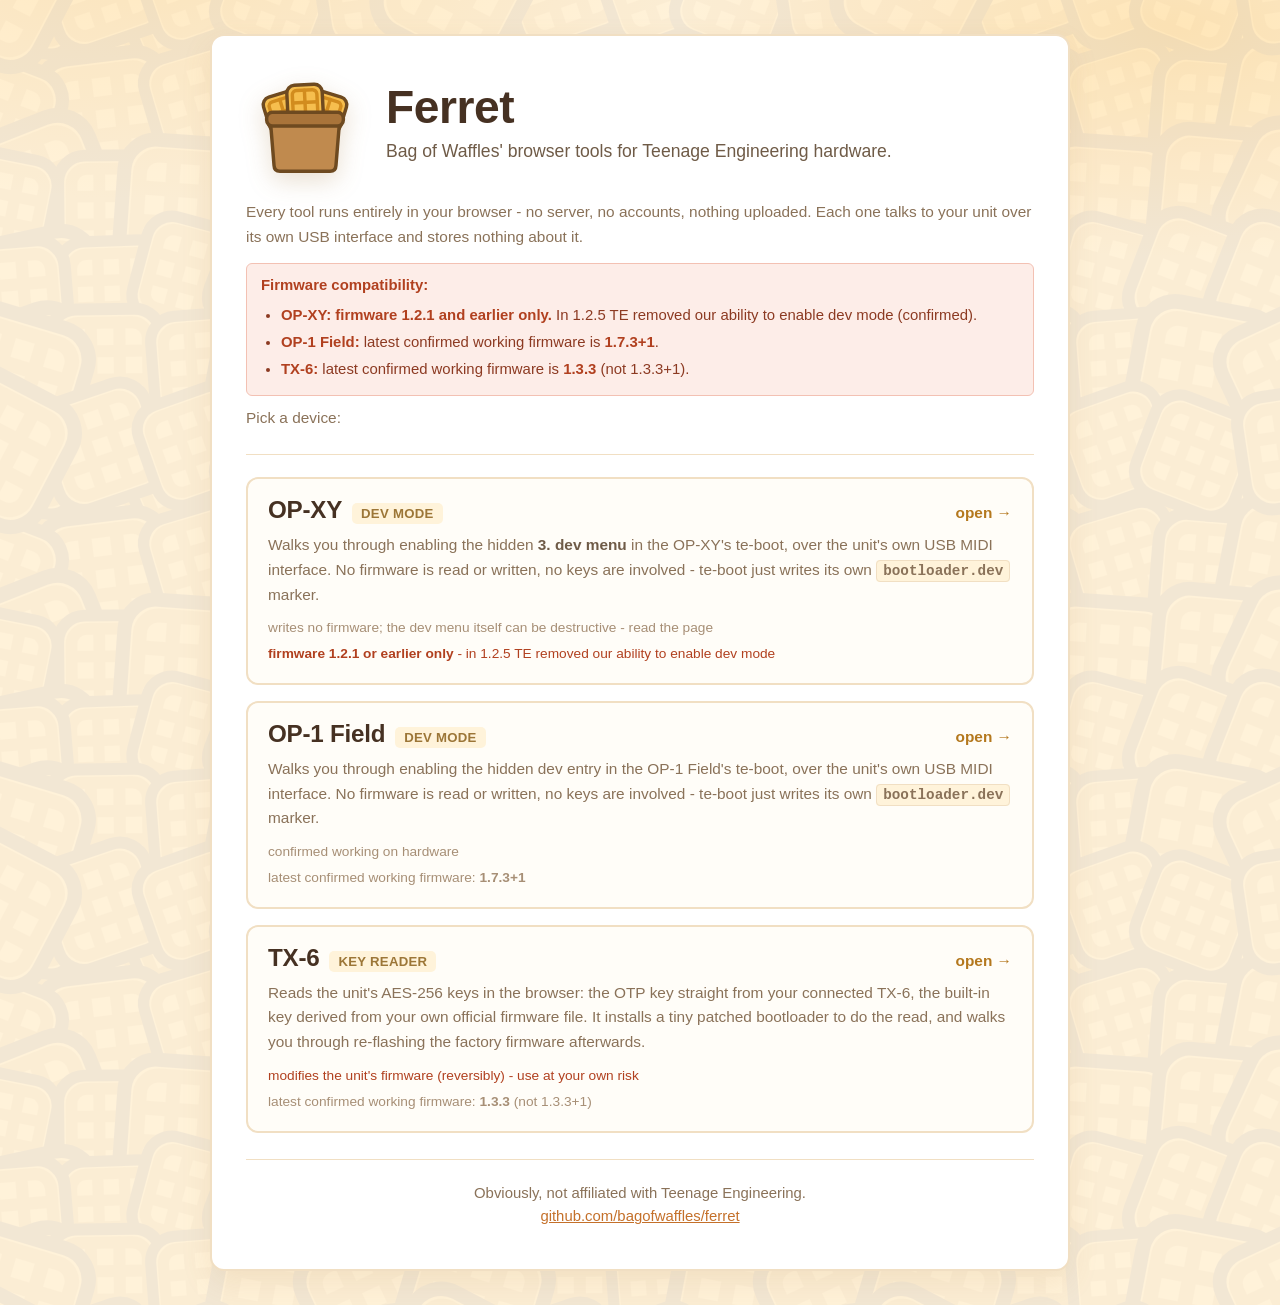
<file: index.html>
<!doctype html>
<html lang="en">
<head>
<meta charset="utf-8">
<meta name="viewport" content="width=device-width,initial-scale=1">
<title>Ferret - browser tools for TE hardware | Bag of Waffles</title>
<meta name="description" content="Bag of Waffles' browser tools for Teenage Engineering hardware: an OP-XY dev-mode enabler, an OP-1 Field dev-mode enabler and a TX-6 key reader. Client-side only - nothing is uploaded.">
<meta name="color-scheme" content="light">
<meta name="theme-color" content="#FFF6E6">
<link rel="icon" type="image/svg+xml" href="assets/logo.svg">
<link rel="stylesheet" href="assets/style.css">
</head>
<body>
<div class="wrap">

<header class="hero">
  <div class="hero-head">
    <div class="logo-blk">
      <img class="logo" src="assets/logo.svg" alt="The Bag of Waffles logo: a brown paper bag overflowing with waffles" width="118" height="118">
    </div>
    <div class="hero-title">
      <h1>Ferret</h1>
      <p class="tag">Bag of Waffles' browser tools for Teenage Engineering hardware.</p>
    </div>
  </div>
  <div class="hero-text">
    <p class="promise">Every tool runs entirely in your browser - no server, no accounts, nothing uploaded. Each
      one talks to your unit over its own USB interface and stores nothing about it.</p>
    <div class="warnbar"><b>Firmware compatibility:</b>
      <ul>
        <li><b>OP-XY: firmware 1.2.1 and earlier only.</b> In 1.2.5 TE removed our ability to enable dev mode (confirmed).</li>
        <li><b>OP-1 Field:</b> latest confirmed working firmware is <b>1.7.3+1</b>.</li>
        <li><b>TX-6:</b> latest confirmed working firmware is <b>1.3.3</b> (not 1.3.3+1).</li>
      </ul>
    </div>
    <p class="promise">Pick a device:</p>
  </div>
</header>

<main>
  <ul class="devices">
    <li class="device">
      <a href="op-xy/">
        <span class="drow"><span class="dname">OP-XY</span><span class="dwhat">dev mode</span><span class="dgo">open &rarr;</span></span>
        <span class="ddesc">Walks you through enabling the hidden <b>3. dev menu</b> in the OP-XY's te-boot, over the
          unit's own USB MIDI interface. No firmware is read or written, no keys are involved - te-boot just writes
          its own <code>bootloader.dev</code> marker.</span>
        <span class="dmeta">writes no firmware; the dev menu itself can be destructive - read the page</span>
        <span class="dmeta fw warn"><b>firmware 1.2.1 or earlier only</b> - in 1.2.5 TE removed our ability to enable dev mode</span>
      </a>
    </li>
    <li class="device">
      <a href="op-1f/">
        <span class="drow"><span class="dname">OP-1 Field</span><span class="dwhat">dev mode</span><span class="dgo">open &rarr;</span></span>
        <span class="ddesc">Walks you through enabling the hidden dev entry in the OP-1 Field's te-boot, over the unit's
          own USB MIDI interface. No firmware is read or written, no keys are involved - te-boot just writes its own
          <code>bootloader.dev</code> marker.</span>
        <span class="dmeta">confirmed working on hardware</span>
        <span class="dmeta fw">latest confirmed working firmware: <b>1.7.3+1</b></span>
      </a>
    </li>
    <li class="device">
      <a href="tx-6/">
        <span class="drow"><span class="dname">TX-6</span><span class="dwhat">key reader</span><span class="dgo">open &rarr;</span></span>
        <span class="ddesc">Reads the unit's AES-256 keys in the browser: the OTP key straight from your connected
          TX-6, the built-in key derived from your own official firmware file. It installs a tiny patched
          bootloader to do the read, and walks you through re-flashing the factory firmware afterwards.</span>
        <span class="dmeta warn">modifies the unit's firmware (reversibly) - use at your own risk</span>
        <span class="dmeta fw">latest confirmed working firmware: <b>1.3.3</b> (not 1.3.3+1)</span>
      </a>
    </li>
  </ul>
</main>

<footer>
  <p>Obviously, not affiliated with Teenage Engineering.</p>
  <p><a href="https://github.com/bagofwaffles/ferret" target="_blank" rel="noopener">github.com/bagofwaffles/ferret</a></p>
</footer>

</div>
<noscript><p style="text-align:center;padding:20px">This page works without JavaScript, but the tools need it.</p></noscript>
</body>
</html>
</file>
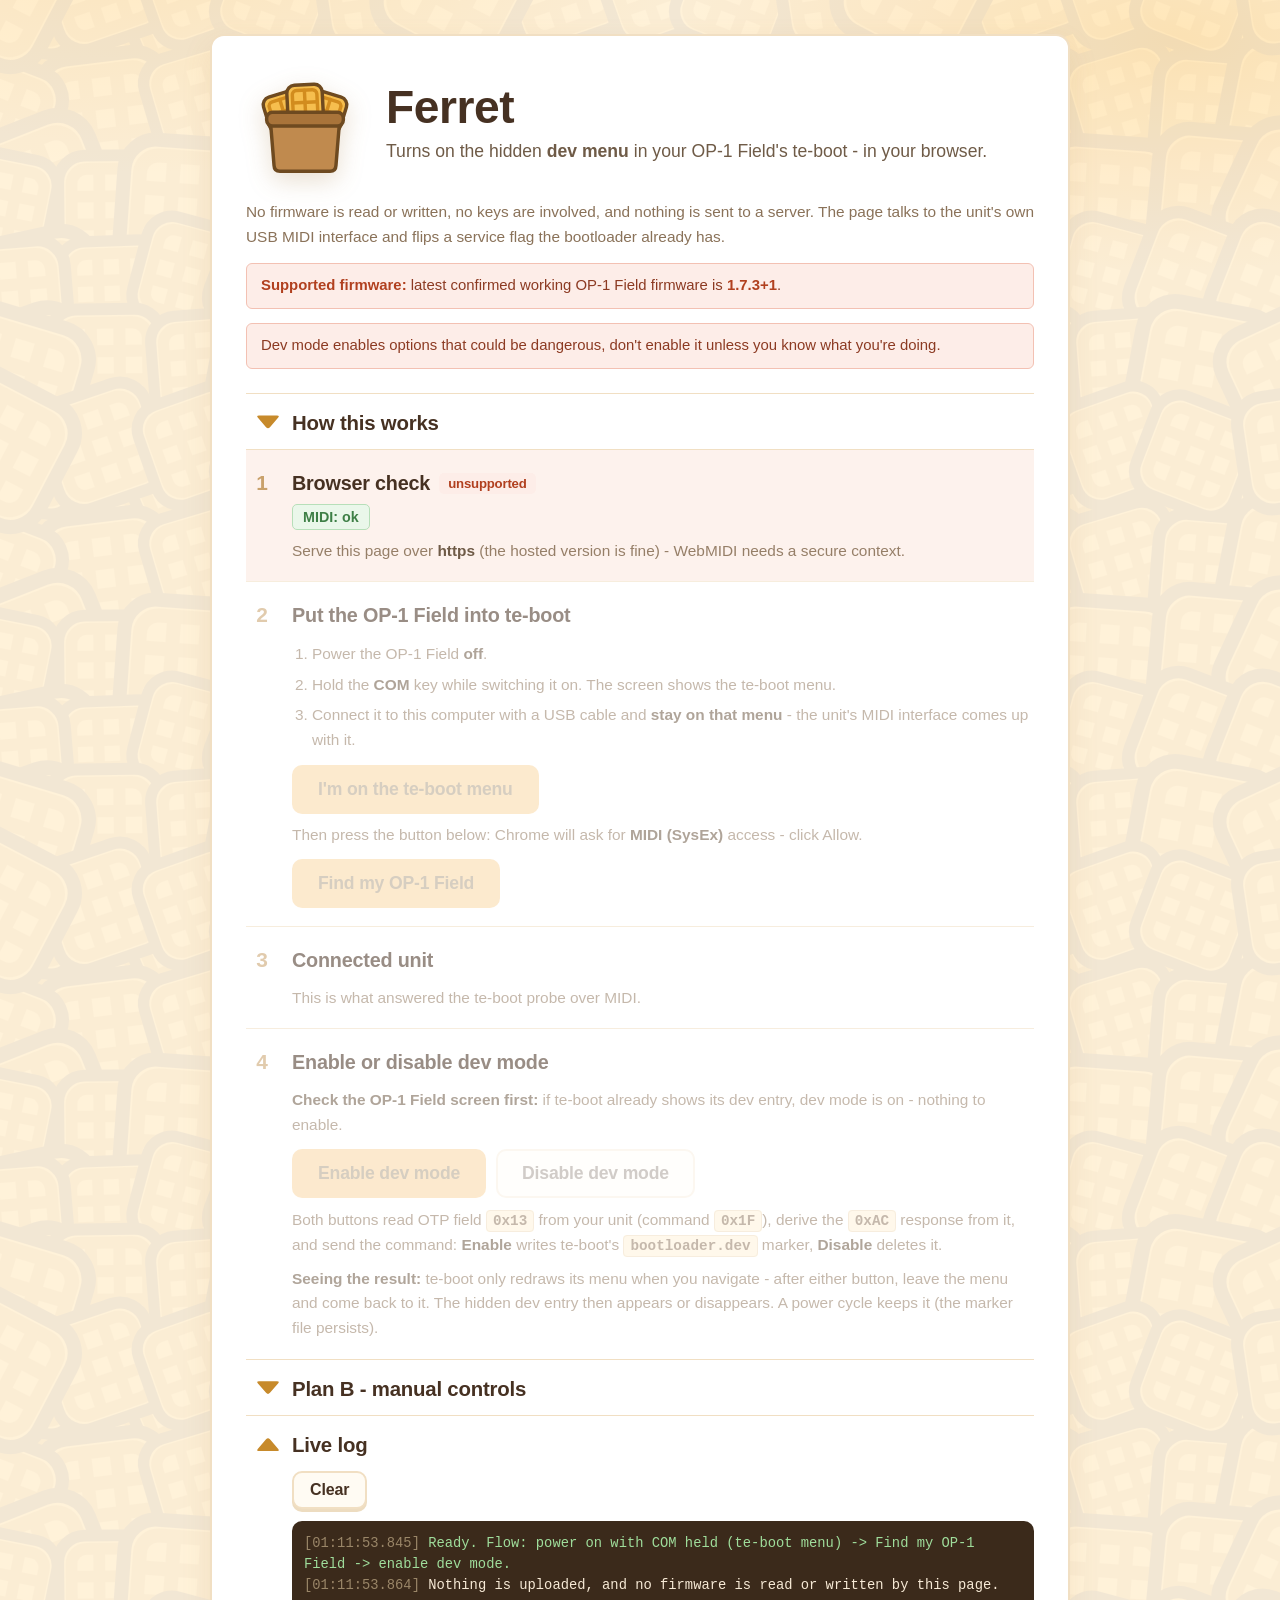
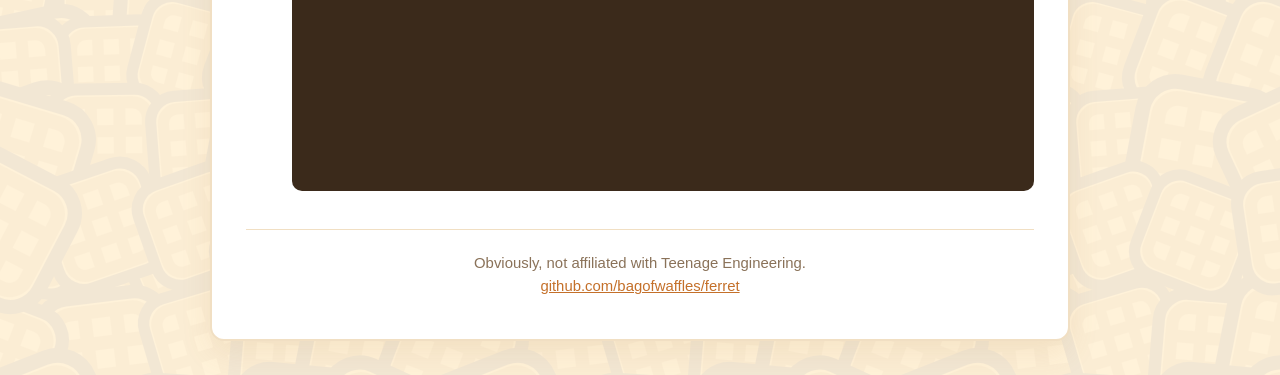
<file: op-1f/index.html>
<!doctype html>
<html lang="en">
<head>
<meta charset="utf-8">
<meta name="viewport" content="width=device-width,initial-scale=1">
<title>Ferret - OP-1 Field dev mode | Bag of Waffles</title>
<meta name="description" content="Turns on the hidden dev menu in a Teenage Engineering OP-1 Field's te-boot, in your browser. No firmware, no keys - just the unit's own USB MIDI interface.">
<meta name="color-scheme" content="light">
<meta name="theme-color" content="#FFF6E6">
<link rel="icon" type="image/svg+xml" href="../assets/logo.svg">
<link rel="stylesheet" href="../assets/style.css">
</head>
<body>
<div class="wrap">

<header class="hero">
  <div class="hero-head">
    <a class="logo-blk" href="../" title="Back to all Ferret tools">
      <img class="logo" src="../assets/logo.svg" alt="The Bag of Waffles logo: a brown paper bag overflowing with waffles" width="118" height="118">
    </a>
    <div class="hero-title">
      <h1><a href="../" title="Back to all Ferret tools">Ferret</a></h1>
      <p class="tag">Turns on the hidden <b>dev menu</b> in your <span style="white-space:nowrap">OP-1 Field</span>'s te-boot - in your browser.</p>
    </div>
  </div>
  <div class="hero-text">
    <p class="promise">No firmware is read or written, no keys are involved, and nothing is sent to a server. The page talks to the unit's own USB MIDI interface and flips a service flag the bootloader already has.</p>
    
    <p class="warnbar"><b>Supported firmware:</b> latest confirmed working OP-1 Field firmware is <b>1.7.3+1</b>.</p>
    <p class="warnbar">Dev mode enables options that could be dangerous, don't enable it unless you know what you're doing.</p>
  </div>
</header>

<main>
  <details class="card" id="d-how">
    <summary>How this works</summary>
    <p class="hint" style="margin-top:12px">te-boot (the OP-1 Field's bootloader) has a hidden dev mode. When it is on, the main menu gains its hidden dev entry.</p>
    <ol class="howlist">
      <li><b>The transport.</b> While the te-boot menu is on screen, the unit offers a USB MIDI interface. te-boot's console commands travel there as the same <b>COBS + CRC-8 te-serial frames</b> the desktop tools use, carried <b>7-bit packed</b> inside a TE SysEx message: <code>F0 00 20 76 &hellip; &lt;packed frame&gt; F7</code>.</li>
      <li><b>The header.</b> The OP-1 Field's packed header is <code>00 20 76 02 66</code>: te-boot 1000.0.34's MIDI handler compares exactly <code>F0 00 20 76 02 66</code>, and its reply builder emits the same envelope. That differs from the OP-XY's <code>00 20 76 21 66</code>. The page confirms the header by sending the read-only <code>0x09</code> metadata query, and Plan B lets you override it.</li>
      <li><b>The flag.</b> te-boot turns dev mode on when the file <code>bootloader.dev</code> exists - or at runtime through console command <code>0xAC</code>. This page uses the command, so nothing is flashed.</li>
      <li><b>The challenge.</b> Before acting, <code>0xAC</code> checks a 16-byte response derived from a value the unit itself reports: command <code>0x1F</code> returns OTP field <code>0x13</code>, and the response is that field XOR <code>99 4A F3 ED</code>. The page reads the field live from your unit and computes the response - no secret is stored on this site. OTP field <code>0x13</code> is a per-unit challenge, not the firmware AES key.</li>
      <li><b>No readback, no reply.</b> te-boot has no command that reports dev mode (the flag is only used to render the menu), and <code>0xAC</code> deliberately sends no reply - so the menu on the unit's screen is the one and only confirmation. The page asks you to read it. A wrong signature is a silent no-op.</li>
      <li><b>Reversible.</b> The disable button sends the same command with the delete op: te-boot deletes <code>bootloader.dev</code> and clears the flag. This page never touches firmware, SPI or the OS partitions.</li>
      <li><b>Local only.</b> There is no server: the page only sends MIDI messages to your unit over USB.</li>
    </ol>
  </details>

  <ol class="steps" id="wizard">
    <li class="step pending" id="s-check">
      <div class="num"><span class="ico">1</span><span class="tick">ok</span></div>
      <div class="sbody">
        <h2>Browser check <span class="sn" id="sn-check"></span></h2>
        <div class="chips" id="support"></div>
        <p class="hint" id="checkhint">Checking browser support...</p>
      </div>
    </li>

    <li class="step pending" id="s-teboot">
      <div class="num"><span class="ico">2</span><span class="tick">ok</span></div>
      <div class="sbody">
        <h2>Put the OP-1 Field into te-boot <span class="sn" id="sn-teboot"></span></h2>
        <ol class="howlist">
          <li>Power the OP-1 Field <b>off</b>.</li>
          <li>Hold the <b>COM</b> key while switching it on. The screen shows the te-boot menu.</li>
          <li>Connect it to this computer with a USB cable and <b>stay on that menu</b> - the unit's MIDI interface comes up with it.</li>
        </ol>
        <div class="actions"><button id="teboot-ok" class="btn primary" disabled>I'm on the te-boot menu</button></div>
        <p class="hint">Then press the button below: Chrome will ask for <b>MIDI (SysEx)</b> access - click Allow.</p>
        <div class="actions"><button id="conn" class="btn primary" disabled>Find my OP-1 Field</button></div>
      </div>
    </li>

    <li class="step pending" id="s-connect">
      <div class="num"><span class="ico">3</span><span class="tick">ok</span></div>
      <div class="sbody">
        <h2>Connected unit <span class="sn" id="sn-connect"></span></h2>
        <p class="hint">This is what answered the te-boot probe over MIDI.</p>
        <div id="unitbox" hidden>
          <div class="unitrow"><span>serial</span><b id="ub-serial"></b></div>
          <div class="unitrow"><span>OS version</span><b id="ub-fw"></b></div>
          <div class="unitrow"><span>bootloader</span><b id="ub-bl"></b></div>
          <div class="unitrow"><span>mode</span><b id="ub-mode"></b></div>
          <div class="unitrow"><span>packed header</span><b id="ub-head"></b></div>
        </div>
      </div>
    </li>

    <li class="step pending" id="s-enable">
      <div class="num"><span class="ico">4</span><span class="tick">ok</span></div>
      <div class="sbody">
        <h2>Enable or disable dev mode <span class="sn" id="sn-enable"></span></h2>
        <p class="hint"><b>Check the OP-1 Field screen first:</b> if te-boot already shows its dev entry, dev mode is on -
          nothing to enable.</p>

        <div class="actions">
          <button id="enable" class="btn primary" disabled>Enable dev mode</button>
          <button id="disable" class="btn" disabled>Disable dev mode</button>
        </div>
        <p class="hint" style="margin-top:10px">Both buttons read OTP field <code>0x13</code> from your unit
          (command <code>0x1F</code>), derive the <code>0xAC</code> response from it, and send the command:
          <b>Enable</b> writes te-boot's <code>bootloader.dev</code> marker, <b>Disable</b> deletes it.</p>

        <p class="hint"><b>Seeing the result:</b> te-boot only redraws its menu when you navigate - after either
          button, leave the menu and come back to it. The hidden dev entry then appears or disappears. A power cycle
          keeps it (the marker file persists).</p>
        <div id="verify" hidden>
          <p class="hint"><b>Now look at the OP-1 Field screen</b> (leave the menu and come back to re-render):
            <span id="verifyhint"></span></p>
        </div>
      </div>
    </li>

    </ol>

  <details class="card" id="d-planb">
    <summary>Plan B - manual controls</summary>
    <p class="hint" style="margin-top:12px">Every wizard step as an individual button.</p>
    <p class="mansub">MIDI</p>
    <div class="row">
      <select id="port" aria-label="MIDI output"></select>
      <button id="useport" class="btn small">Use this port</button>
      <button id="mm-midi" class="btn small">Find my OP-1 Field</button>
    </div>
    <p class="mansub">te-boot</p>
    <div class="actions">
      <button id="mm-meta" class="btn small">Read metadata (0x09)</button>
      <button id="mm-otp" class="btn small">Read OTP field 0x13 (0x1F)</button>
    </div>
    <p class="mansub">Dev mode</p>
    <div class="actions">
      <button id="mm-on" class="btn small">Enable dev mode (0xAC)</button>
      <button id="mm-off" class="btn small">Turn dev mode off</button>
      <button id="mm-norm" class="btn small">Reboot to normal OS</button>
    </div>
    <p class="mansub">Transport</p>
    <label for="hdr">Packed te-serial header (10 hex chars = the 5 bytes after F0; blank = auto)</label>
    <input id="hdr" placeholder="e.g. 0020760266" spellcheck="false">
    <div class="actions"><button id="mm-hdr" class="btn small">Probe headers again</button></div>
    <p class="mansub">Reference - exact bytes, no device needed</p>
    <label for="dry-otp">OTP field 0x13 of a unit (32 hex chars, optional)</label>
    <input id="dry-otp" placeholder="e.g. 00112233445566778899aabbccddeeff" spellcheck="false">
    <div class="actions"><button id="mm-dry" class="btn small">Show the 0x1F / 0xAC MIDI bytes</button></div>
    <div id="dryout"></div>
  </details>

  <details class="card" id="d-log" open>
    <summary>Live log</summary>
    <div class="actions"><button id="clear" class="btn small">Clear</button></div>
    <pre id="log"></pre>
  </details>
</main>

<footer>
  <p>Obviously, not affiliated with Teenage Engineering.</p>
  <p><a href="https://github.com/bagofwaffles/ferret" target="_blank" rel="noopener">github.com/bagofwaffles/ferret</a></p>
</footer>

</div>
<noscript><p style="text-align:center;padding:20px">This tool requires JavaScript.</p></noscript>
<script src="app.js"></script>
</body>
</html>
</file>
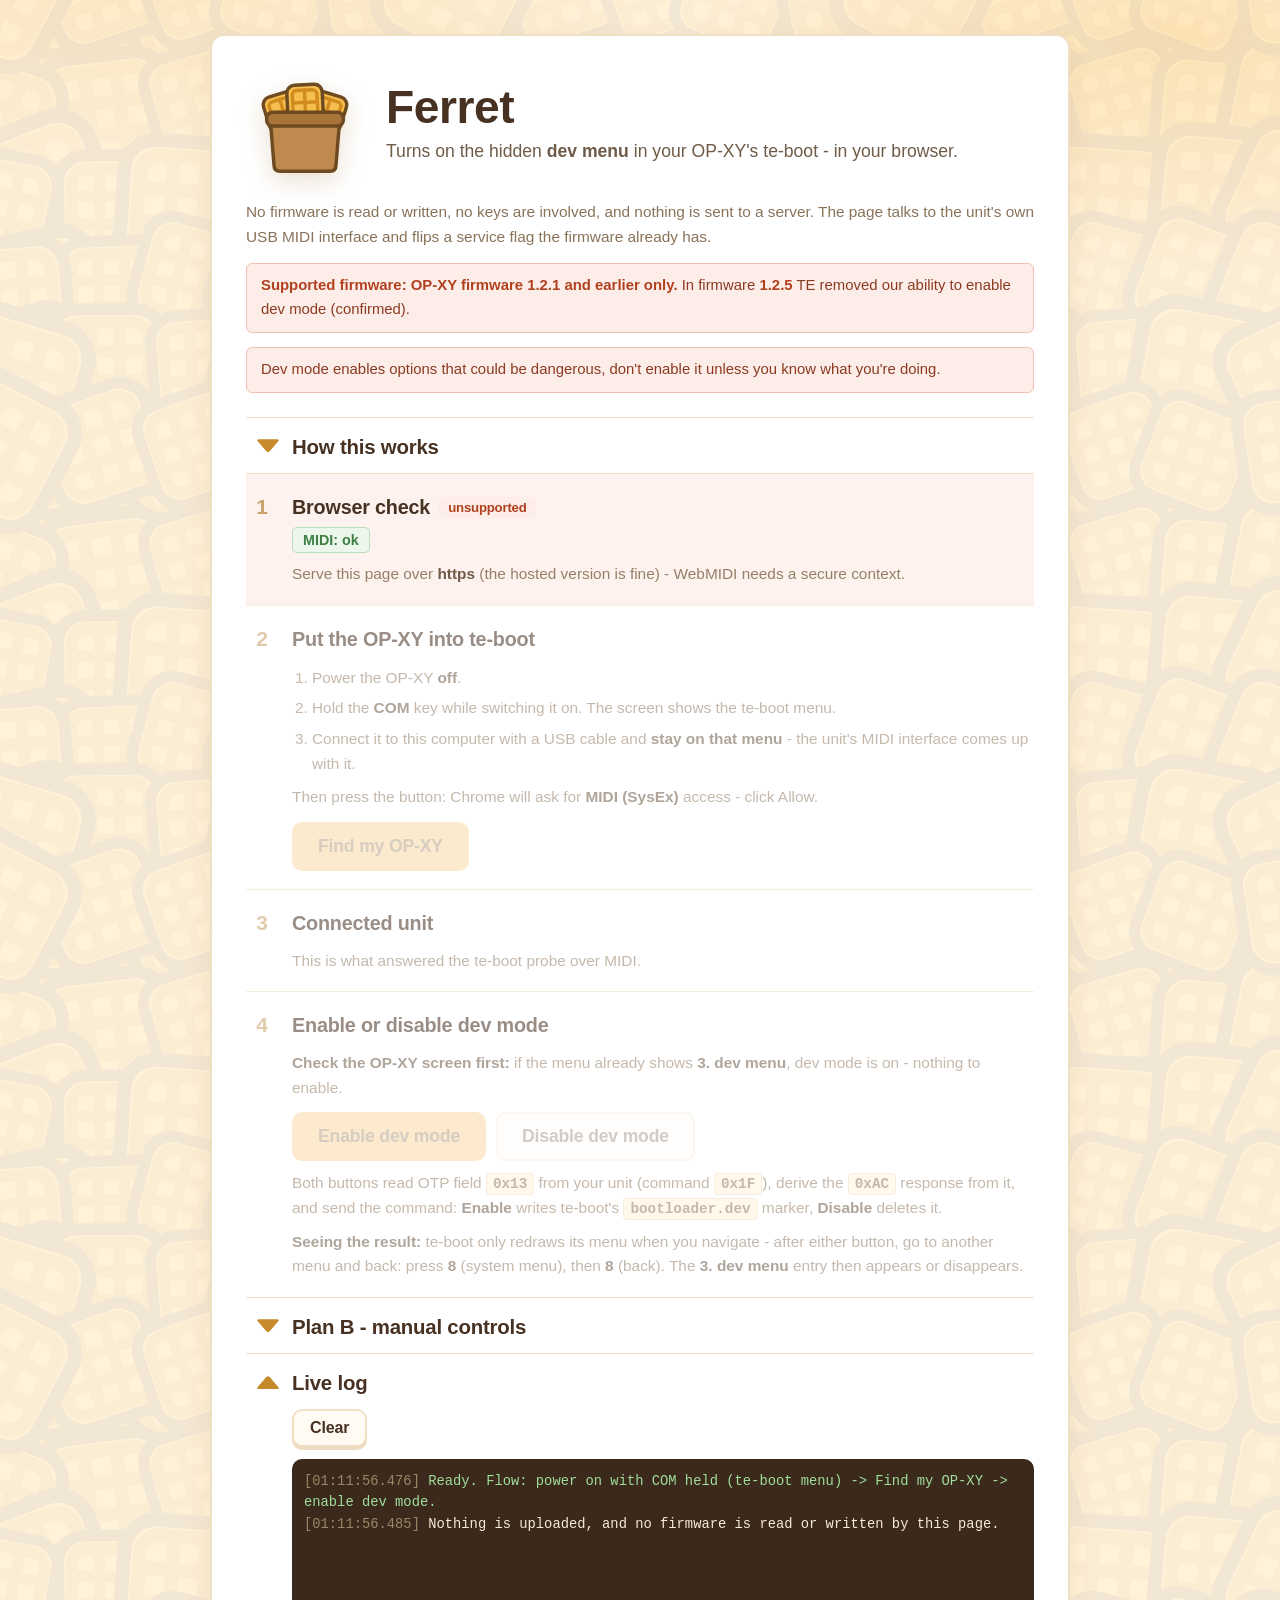
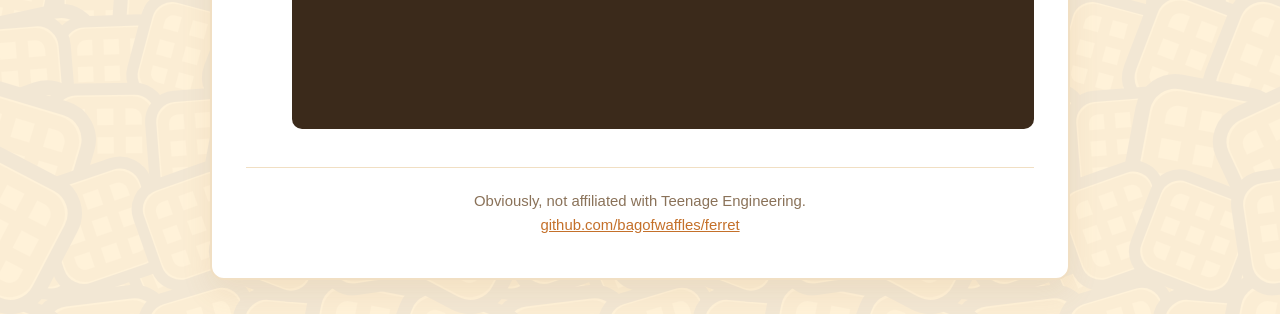
<file: op-xy/index.html>
<!doctype html>
<html lang="en">
<head>
<meta charset="utf-8">
<meta name="viewport" content="width=device-width,initial-scale=1">
<title>Ferret - OP-XY dev mode | Bag of Waffles</title>
<meta name="description" content="Turns on the hidden dev menu in a Teenage Engineering OP-XY's te-boot, in your browser. No firmware, no keys - just the unit's own USB MIDI interface.">
<meta name="color-scheme" content="light">
<meta name="theme-color" content="#FFF6E6">
<link rel="icon" type="image/svg+xml" href="../assets/logo.svg">
<link rel="stylesheet" href="../assets/style.css">
</head>
<body>
<div class="wrap">

<header class="hero">
  <div class="hero-head">
    <a class="logo-blk" href="../" title="Back to all Ferret tools">
      <img class="logo" src="../assets/logo.svg" alt="The Bag of Waffles logo: a brown paper bag overflowing with waffles" width="118" height="118">
    </a>
    <div class="hero-title">
      <h1><a href="../" title="Back to all Ferret tools">Ferret</a></h1>
      <p class="tag">Turns on the hidden <b>dev menu</b> in your <span style="white-space:nowrap">OP-XY</span>'s te-boot - in your browser.</p>
    </div>
  </div>
  <div class="hero-text">
    <p class="promise">No firmware is read or written, no keys are involved, and nothing is sent to a server. The page talks to the unit's own USB MIDI interface and flips a service flag the firmware already has.</p>
    <p class="warnbar"><b>Supported firmware: OP-XY firmware 1.2.1 and earlier only.</b> In firmware <b>1.2.5</b> TE removed our ability to enable dev mode (confirmed).</p>
    <p class="warnbar">Dev mode enables options that could be dangerous, don't enable it unless you know what you're doing.</p>
  </div>
</header>

<main>
  <details class="card" id="d-how">
    <summary>How this works</summary>
    <p class="hint" style="margin-top:12px">te-boot (the OP-XY's bootloader) has a hidden dev mode. When it is on, the main menu gains an entry <b>3. dev menu</b>.</p>
    <ol class="howlist">
      <li><b>The flag.</b> te-boot turns dev mode on when the file <code>bootloader.dev</code> exists - or at runtime through a console command, <code>0xAC</code>. This page uses the command, so nothing is flashed.</li>
      <li><b>The challenge.</b> Before acting, <code>0xAC</code> checks a 16-byte response derived from a value the unit itself reports: command <code>0x1F</code> returns OTP field <code>0x13</code>, and the response is that field XOR <code>99 4A F3 ED</code>. The page reads the field live from your unit and computes the response - no secret is stored on this site.</li>
      <li><b>The transport.</b> While the te-boot menu is on screen, the unit offers a USB MIDI interface. The console commands travel inside TE SysEx messages (<code>F0 00 20 76 21 66 &hellip; F7</code>) carrying the same te-serial frames te-boot's internal console uses. The page probes the ports and finds the unit itself.</li>
      <li><b>No readback.</b> te-boot has no command that reports dev mode (the flag is only used to render the menu), and <code>0xAC</code> deliberately sends no reply - so the menu on the unit's screen is the one and only confirmation. The page asks you to read it.</li>
      <li><b>Reversible.</b> Plan B below can remove the marker again (te-boot deletes <code>bootloader.dev</code> and clears the flag). This page never touches firmware, SPI or the OS partitions.</li>
      <li><b>Local only.</b> There is no server: the page only sends MIDI messages to your unit over USB.</li>
    </ol>
  </details>

  <ol class="steps" id="wizard">
    <li class="step pending" id="s-check">
      <div class="num"><span class="ico">1</span><span class="tick">ok</span></div>
      <div class="sbody">
        <h2>Browser check <span class="sn" id="sn-check"></span></h2>
        <div class="chips" id="support"></div>
        <p class="hint" id="checkhint">Checking browser support...</p>
      </div>
    </li>

    <li class="step pending" id="s-teboot">
      <div class="num"><span class="ico">2</span><span class="tick">ok</span></div>
      <div class="sbody">
        <h2>Put the OP-XY into te-boot <span class="sn" id="sn-teboot"></span></h2>
        <ol class="howlist">
          <li>Power the OP-XY <b>off</b>.</li>
          <li>Hold the <b>COM</b> key while switching it on. The screen shows the te-boot menu.</li>
          <li>Connect it to this computer with a USB cable and <b>stay on that menu</b> - the unit's MIDI interface comes up with it.</li>
        </ol>
        <p class="hint">Then press the button: Chrome will ask for <b>MIDI (SysEx)</b> access - click Allow.</p>
        <div class="actions"><button id="conn" class="btn primary" disabled>Find my OP-XY</button></div>
      </div>
    </li>

    <li class="step pending" id="s-connect">
      <div class="num"><span class="ico">3</span><span class="tick">ok</span></div>
      <div class="sbody">
        <h2>Connected unit <span class="sn" id="sn-connect"></span></h2>
        <p class="hint">This is what answered the te-boot probe over MIDI.</p>
        <div id="unitbox" hidden>
          <div class="unitrow"><span>serial</span><b id="ub-serial"></b></div>
          <div class="unitrow"><span>OS version</span><b id="ub-fw"></b></div>
          <div class="unitrow"><span>bootloader</span><b id="ub-bl"></b></div>
        </div>
      </div>
    </li>

    <li class="step pending" id="s-enable">
      <div class="num"><span class="ico">4</span><span class="tick">ok</span></div>
      <div class="sbody">
        <h2>Enable or disable dev mode <span class="sn" id="sn-enable"></span></h2>
        <p class="hint"><b>Check the OP-XY screen first:</b> if the menu already shows <b>3. dev menu</b>, dev mode
          is on - nothing to enable.</p>
        <div class="actions">
          <button id="enable" class="btn primary" disabled>Enable dev mode</button>
          <button id="disable" class="btn" disabled>Disable dev mode</button>
        </div>
        <p class="hint" style="margin-top:10px">Both buttons read OTP field <code>0x13</code> from your unit
          (command <code>0x1F</code>), derive the <code>0xAC</code> response from it, and send the command:
          <b>Enable</b> writes te-boot's <code>bootloader.dev</code> marker, <b>Disable</b> deletes it.</p>
        <p class="hint"><b>Seeing the result:</b> te-boot only redraws its menu when you navigate - after either
          button, go to another menu and back: press <b>8</b> (system menu), then <b>8</b> (back). The
          <b>3. dev menu</b> entry then appears or disappears.</p>
        <div id="verify" hidden>
          <p class="hint"><b>Now look at the OP-XY screen</b> (8 &rarr; system menu, 8 &rarr; back to re-render):
            <span id="verifyhint"></span></p>
        </div>
      </div>
    </li>
  </ol>

  <details class="card" id="d-planb">
    <summary>Plan B - manual controls</summary>
    <p class="hint" style="margin-top:12px">Every wizard step as an individual button.</p>
    <p class="mansub">MIDI</p>
    <div class="row">
      <select id="port" aria-label="MIDI output"></select>
      <button id="useport" class="btn small">Use this port</button>
      <button id="mm-midi" class="btn small">Find my OP-XY</button>
    </div>
    <p class="mansub">te-boot</p>
    <div class="actions">
      <button id="mm-meta" class="btn small">Read metadata (0x09)</button>
      <button id="mm-otp" class="btn small">Read OTP field 0x13 (0x1F)</button>
    </div>
    <p class="mansub">Dev mode</p>
    <div class="actions">
      <button id="mm-on" class="btn small">Enable dev mode (0xAC)</button>
      <button id="mm-off" class="btn small">Turn dev mode off</button>
      <button id="mm-norm" class="btn small">Reboot to normal OS</button>
    </div>
    <p class="mansub">Reference - exact bytes, no device needed</p>
    <label for="dry-otp">OTP field 0x13 of a unit (32 hex chars, optional)</label>
    <input id="dry-otp" placeholder="e.g. 00112233445566778899aabbccddeeff" spellcheck="false">
    <div class="actions"><button id="mm-dry" class="btn small">Show the 0x1F / 0xAC MIDI bytes</button></div>
    <div id="dryout"></div>
  </details>

  <details class="card" id="d-log" open>
    <summary>Live log</summary>
    <div class="actions"><button id="clear" class="btn small">Clear</button></div>
    <pre id="log"></pre>
  </details>
</main>

<footer>
  <p>Obviously, not affiliated with Teenage Engineering.</p>
  <p><a href="https://github.com/bagofwaffles/ferret" target="_blank" rel="noopener">github.com/bagofwaffles/ferret</a></p>
</footer>

</div>
<noscript><p style="text-align:center;padding:20px">This tool requires JavaScript.</p></noscript>
<script src="app.js"></script>
</body>
</html>
</file>
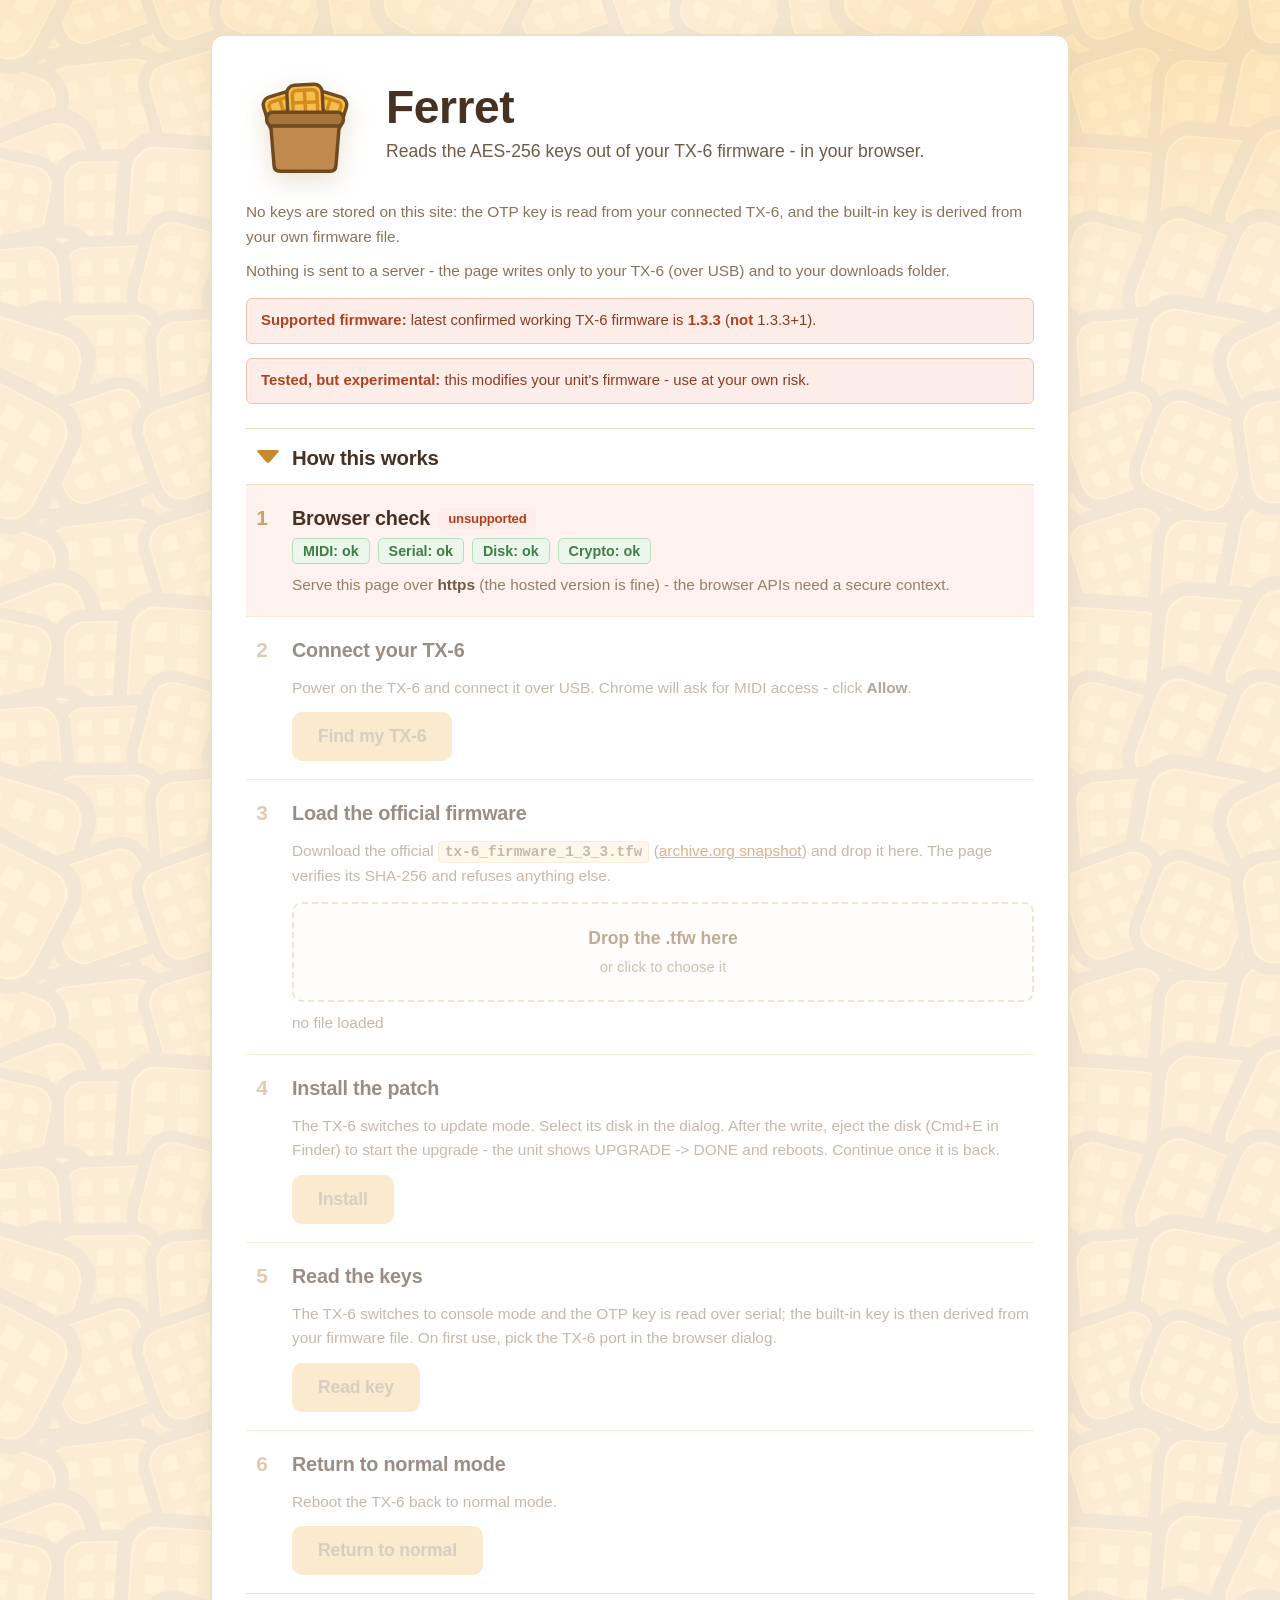
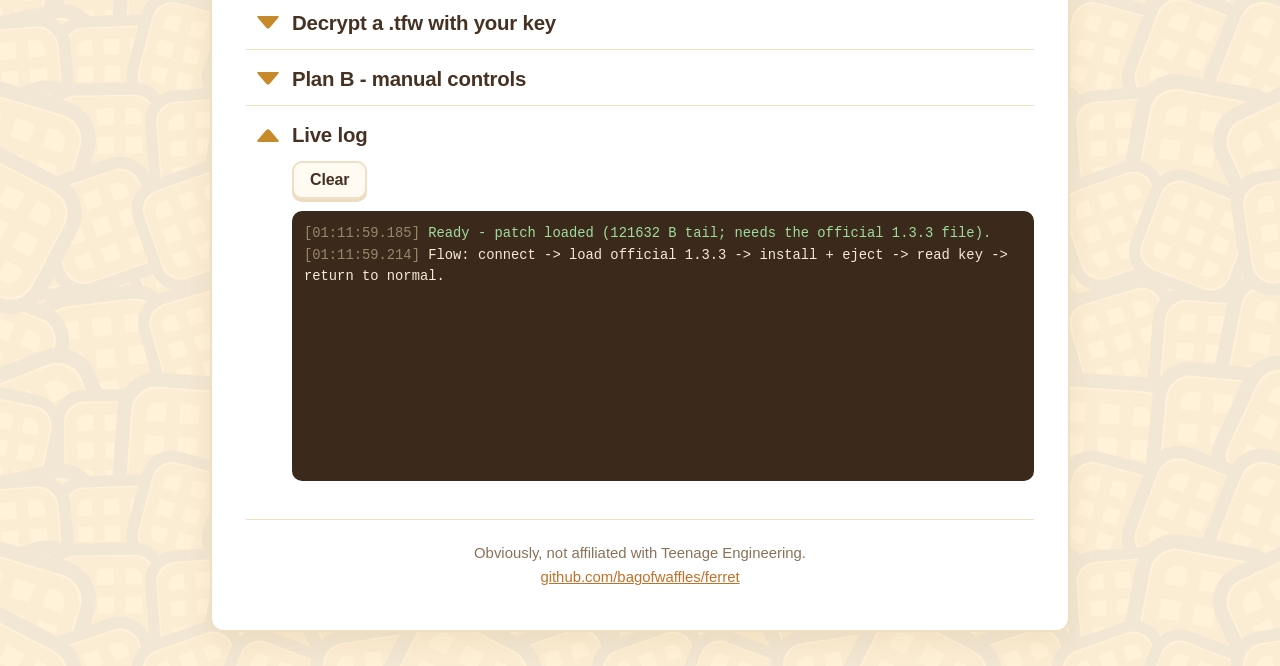
<file: tx-6/index.html>
<!doctype html>
<html lang="en">
<head>
<meta charset="utf-8">
<meta name="viewport" content="width=device-width,initial-scale=1">
<title>Ferret - TX-6 key reader | Bag of Waffles</title>
<meta name="description" content="Reads the TX-6's AES-256 keys in the browser. No keys are stored on this site - everything is derived locally from your unit and your own firmware file.">
<meta name="color-scheme" content="light">
<meta name="theme-color" content="#FFF6E6">
<link rel="icon" type="image/svg+xml" href="../assets/logo.svg">
<link rel="stylesheet" href="../assets/style.css">
</head>
<body>
<div class="wrap">

<header class="hero">
  <div class="hero-head">
    <a class="logo-blk" href="../" title="Back to all Ferret tools">
      <img class="logo" src="../assets/logo.svg" alt="The Bag of Waffles logo: a brown paper bag overflowing with waffles" width="118" height="118">
    </a>
    <div class="hero-title">
      <h1><a href="../" title="Back to all Ferret tools">Ferret</a></h1>
      <p class="tag">Reads the AES-256 keys out of your <span style="white-space:nowrap">TX-6</span> firmware - in your browser.</p>
    </div>
  </div>
  <div class="hero-text">
    <p class="promise">No keys are stored on this site: the OTP key is read from your connected TX-6, and the built-in key is derived from your own firmware file.</p>
    <p class="promise">Nothing is sent to a server - the page writes only to your TX-6 (over USB) and to your downloads folder.</p>
    <p class="warnbar"><b>Supported firmware:</b> latest confirmed working TX-6 firmware is <b>1.3.3</b> (<b>not</b> 1.3.3+1).</p>
    <p class="warnbar"><b>Tested, but experimental:</b> this modifies your unit's firmware - use at your own risk.</p>
  </div>
</header>

<main>
  <details class="card" id="d-how">
    <summary>How this works</summary>
    <p class="hint" style="margin-top:12px">The TX-6 keeps its firmware key in write-only OTP fuses, so the only way to read it out is to run a small patched bootloader on the unit. This page builds that patch from your own official firmware file and installs it as a normal bootloader update.</p>
    <ol class="howlist">
      <li><b>Two keys.</b> The <b>OTP key</b> lives in the TX-6's OTP fuses and decrypts every TX-6 <code>.tfw</code>. The <b>built-in key</b> is a constant embedded in TE firmware; it decrypts OP-Z and OP-1 Field <= 1.1.5 firmware, not TX-6 files. Neither key is stored on this site.</li>
      <li><b>The patch.</b> Your official 1.3.3 file is verified by SHA-256, then a tiny patched bootloader is appended: encrypted with the same key, CBC-chained to the file's last block, with the container length word and both CRC-16s fixed up. The unit installs it as an ordinary bootloader update.</li>
      <li><b>The read.</b> The patched bootloader points console message <code>0x1f</code> at the ROM's OTP read, so the unit returns the 32-byte OTP key over the USB console. The key is read locally and goes straight into your browser.</li>
      <li><b>What <code>0x1f</code> was.</b> In the stock bootloader that console message reads OTP row <code>0x13</code> - a 16-byte factory/bootloader ID, not key material; the AES key lives in rows <code>3 and 4</code>. The patch redirects the call to the ROM's <code>otp_get</code> and reads both key halves into the reply buffer, so one request returns the full 32-byte key. The patched block is located by fingerprint, and its call target is per-build and range-checked.</li>
      <li><b>The second key.</b> With the OTP key, the page decrypts your own file, opens the zip, pulls out <code>bootloader.ldr</code>, and reads the built-in key at a fixed offset - then checks it against a pinned SHA-256 before showing it. No keys are shipped in the page.</li>
      <li><b>Reversible.</b> It installs like any firmware update, so on any CRC failure the unit falls
        back to its previous bootloader. When you are done, re-flash the official firmware to overwrite the
        patched bootloader - don't leave the unit on the patched build. (The page walks you through it in
        step 6, and Plan B has the same flow.)</li>
      <li><b>Local only.</b> There is no server: the page writes only to your TX-6 (over USB) and to your downloads folder. The patch is inert without your own file.</li>
    </ol>
  </details>

  <ol class="steps" id="wizard">
    <li class="step pending" id="s-check">
      <div class="num"><span class="ico">1</span><span class="tick">ok</span></div>
      <div class="sbody">
        <h2>Browser check <span class="sn" id="sn-check"></span></h2>
        <div class="chips" id="support"></div>
        <p class="hint" id="checkhint">Checking browser support...</p>
      </div>
    </li>

    <li class="step pending" id="s-connect">
      <div class="num"><span class="ico">2</span><span class="tick">ok</span></div>
      <div class="sbody">
        <h2>Connect your TX-6 <span class="sn" id="sn-connect"></span></h2>
        <p class="hint">Power on the TX-6 and connect it over USB. Chrome will ask for MIDI
          access - click <b>Allow</b>.</p>
        <div class="actions"><button id="conn" class="btn primary" disabled>Find my TX-6</button></div>
        <p class="hint" id="connhint" hidden>No answer. Check the USB cable, that the unit is in
          normal mode, or select the port manually in <b>Plan B</b> below.</p>
      </div>
    </li>

    <li class="step pending" id="s-firmware">
      <div class="num"><span class="ico">3</span><span class="tick">ok</span></div>
      <div class="sbody">
        <h2>Load the official firmware <span class="sn" id="sn-firmware"></span></h2>
        <p class="hint">Download the official <code>tx-6_firmware_1_3_3.tfw</code>
          (<a href="https://web.archive.org/web/*/teenage.engineering/_software/tx-6/tx-6_firmware_1_3_3.tfw*" target="_blank" rel="noopener">archive.org snapshot</a>)
          and drop it here. The page verifies its SHA-256 and refuses anything else.</p>
        <label class="drop" id="drop" for="fw"><b>Drop the .tfw here</b><br><span class="sub">or click to choose it</span></label>
        <input type="file" id="fw" accept=".tfw" hidden>
        <p class="hint" id="vstatus">no file loaded</p>
      </div>
    </li>

    <li class="step pending" id="s-install">
      <div class="num"><span class="ico">4</span><span class="tick">ok</span></div>
      <div class="sbody">
        <h2>Install the patch <span class="sn" id="sn-install"></span></h2>
        <p class="hint">The TX-6 switches to update mode. Select its disk in the dialog.
          After the write, eject the disk (Cmd+E in Finder) to start the upgrade -
          the unit shows UPGRADE -> DONE and reboots. Continue once it is back.</p>
        <div class="actions">
          <button id="install" class="btn primary" disabled>Install</button>
          <button id="b-pick" class="btn" hidden>Pick the TX-6 disk</button>
          <button id="b-back" class="btn" hidden>Continue</button>
        </div>
      </div>
    </li>

    <li class="step pending" id="s-read">
      <div class="num"><span class="ico">5</span><span class="tick">ok</span></div>
      <div class="sbody">
        <h2>Read the keys <span class="sn" id="sn-read"></span></h2>
        <p class="hint">The TX-6 switches to console mode and the OTP key is read over serial;
          the built-in key is then derived from your firmware file. On first use, pick the
          TX-6 port in the browser dialog.</p>
        <div class="actions">
          <button id="grab" class="btn primary" disabled>Read key</button>
          <button id="grab2" class="btn" hidden>Pick the TX-6 port</button>
        </div>
      </div>
    </li>

    <li class="step pending" id="s-done">
      <div class="num"><span class="ico">6</span><span class="tick">ok</span></div>
      <div class="sbody">
        <h2>Return to normal mode <span class="sn" id="sn-done"></span></h2>
        <p class="hint">Reboot the TX-6 back to normal mode.</p>
        <div class="actions"><button id="done" class="btn primary" disabled>Return to normal</button></div>
        <div id="factory" hidden>
          <p class="hint"><b>Recommended:</b> don't leave your TX-6 on the patched build - re-flash the factory
            firmware now to overwrite the patched bootloader. Same procedure as the install step.</p>
          <div class="actions"><button id="factory-flash" class="btn small">Re-flash factory firmware</button></div>
        </div>
      </div>
    </li>
  </ol>

  <section class="keybox" id="keybox" hidden>
    <h2>Keys</h2>
    <div class="keylabel">OTP key - read from your TX-6</div>
    <div class="keyout" id="keyout"></div>
    <p class="keymeta">Decrypts TX-6 <code>.tfw</code> files. Pre-filled in the decrypt box below.</p>
    <div class="actions"><button id="copy" class="btn primary">Copy OTP key</button></div>
    <div class="keylabel">Built-in key - derived from your firmware</div>
    <div class="keyout" id="keyout2"></div>
    <p class="keymeta" id="keymeta2">Derived from the bootloader in your file, verified by SHA-256. Decrypts OP-Z and OP-1 Field <= 1.1.5 firmware; not used by TX-6 <code>.tfw</code>.</p>
    <div class="actions"><button id="copy2" class="btn">Copy built-in key</button></div>
  </section>

  <details class="card" id="d-bonus">
    <summary>Decrypt a .tfw with your key</summary>
    <label for="keyfield">AES-256 key (64 hex chars, auto-filled after read)</label>
    <input id="keyfield" placeholder="..." spellcheck="false">
    <label for="f">A .tfw file</label>
    <input type="file" id="f" accept=".tfw">
    <div class="actions"><button id="dec" class="btn">Decrypt</button></div>
    <div id="dout" class="hint"></div>
  </details>

  <details class="card" id="d-planb">
    <summary>Plan B - manual controls</summary>
    <p class="hint" style="margin-top:12px">Every wizard step as an individual button.</p>
    <p class="mansub">MIDI</p>
    <div class="row">
      <select id="port" aria-label="MIDI output"></select>
      <button id="useport" class="btn small">Use this port</button>
      <button id="mm-midi" class="btn small">Connect MIDI</button>
    </div>
    <p class="mansub">Modes</p>
    <div class="actions">
      <button id="mm-up" class="btn small">Enter update mode</button>
      <button id="mm-con" class="btn small">Enter console mode</button>
      <button id="mm-norm" class="btn small">Reboot to normal</button>
    </div>
    <p class="mansub">Firmware</p>
    <div class="actions">
      <button id="mm-fw" class="btn small">Choose official .tfw</button>
      <button id="dl" class="btn small">Download patched .tfw</button>
      <button id="restore" class="btn small">Restore official 1.3.3</button>
    </div>
    <p class="mansub">Update disk</p>
    <div class="actions">
      <button id="mm-write" class="btn small">Write patched .tfw to disk</button>
    </div>
    <p class="mansub">Keys</p>
    <div class="actions">
      <button id="mm-otp" class="btn small">Read OTP key</button>
      <button id="mm-derive" class="btn small">Derive built-in key</button>
    </div>
  </details>

  <details class="card" id="d-log" open>
    <summary>Live log</summary>
    <div class="actions"><button id="clear" class="btn small">Clear</button></div>
    <pre id="log"></pre>
  </details>
</main>

<footer>
  <p>Obviously, not affiliated with Teenage Engineering.</p>
  <p><a href="https://github.com/bagofwaffles/ferret" target="_blank" rel="noopener">github.com/bagofwaffles/ferret</a></p>
</footer>

</div>
<noscript><p style="text-align:center;padding:20px">This tool requires JavaScript.</p></noscript>
<script src="patch.js"></script>
<script src="app.js"></script>
</body>
</html>
</file>
<file: assets/style.css>
/* Ferret - one stylesheet for every page (picker + tools).
   Loaded as assets/style.css from the root and ../assets/style.css from each
   tool folder. waffles.svg / logo.svg sit next to this file. */
:root{
  --bg:#FFF6E6; --card:#FFFFFF; --ink:#463122; --dim:#967F68; --line:#F1DFC3; --line2:#E7CFA9;
  --gold:#F2A93B; --gold-hi:#F9C463; --gold-edge:#C9821B; --gold-ink:#5A3A06; --brown:#3B2A1B;
  --ok:#4E9E58; --ok-bg:#EAF7EA; --err:#E4572E; --err-bg:#FDEDE8; --warn:#D98A1F;
  --font:-apple-system,BlinkMacSystemFont,"Segoe UI",Roboto,Helvetica,Arial,sans-serif;
  --mono:ui-monospace,SFMono-Regular,Menlo,Consolas,monospace;
}
*{box-sizing:border-box}
[hidden]{display:none!important}
body{
  margin:0;color:var(--ink);
  font:17.6px/1.6 var(--font);
  background:url("waffles.svg") 0 0/460px 460px repeat,
             radial-gradient(900px 420px at 12% -4%,#FFEDCB,transparent 60%),
             radial-gradient(900px 420px at 92% 2%,#FFE9C2,transparent 55%),
             var(--bg);
  min-height:100vh;
}
.wrap{max-width:860px;margin:34px auto;padding:0 34px 40px;background:var(--card);
  border:2px solid var(--line);border-radius:14px;box-shadow:0 12px 30px rgba(178,133,66,.12)}
h1,h2,summary,button{font-family:var(--font);letter-spacing:-.01em}
a{color:#C4702A}
code{font:600 14.3px var(--mono);background:#FFF3DA;border:1px solid #F1DFC3;border-radius:4px;padding:2px 6px}

/* hero */
.hero{padding:30px 0 24px;border-bottom:1px solid var(--line)}
.hero-head{display:flex;align-items:center;gap:22px;flex-wrap:wrap}
.logo{width:118px;height:118px;filter:drop-shadow(0 8px 12px rgba(150,100,30,.2))}
.logo-blk{flex:none;display:flex;flex-direction:column;align-items:center;gap:7px}
.hero a{color:inherit;text-decoration:none}
.hero h1{font:700 clamp(33px,6vw,46.2px)/1.02 var(--font);margin:0}
.hero-title{flex:1 1 0;min-width:0}
.hero-text{margin-top:16px}
.tag{margin:6px 0 0;font-size:17.6px;color:#6F5B47}
.promise{margin:10px 0 0;font-size:15.4px;color:#8A7259}
.warnbar{margin:14px 0 0;padding:10px 14px;background:var(--err-bg);border:1px solid #F3C1B3;
  border-radius:6px;font-size:14.9px;color:#8C3A22}
.warnbar b{color:#B1401F}
.warnbar ul{margin:6px 0 0;padding-left:20px}
.warnbar li{margin:3px 0}
@media(max-width:640px){.wrap{padding:0 18px 30px;margin:14px auto}.hero{padding:20px 0 18px}.hero-head{gap:14px}.logo{width:86px;height:86px}.tag{font-size:16.5px}}

/* step cards */
.steps{list-style:none;margin:0;padding:0}
.step{display:flex;gap:14px;padding:18px 0;border-top:1px solid var(--line);transition:opacity .2s,background .2s}
.step:first-child{border-top:0}
.step .num{flex:none;width:32px;padding-top:5px;align-self:flex-start;display:grid;place-items:center;
  font:700 20.9px/1 var(--font);color:#C9A16B}
.step .tick{display:none;font:700 16.5px/1 var(--font);color:var(--ok)}
.step .sbody{flex:1;min-width:0}
.step h2{margin:0 0 4px;font-size:19.8px;display:flex;align-items:center;gap:9px;flex-wrap:wrap}
.step.pending{opacity:.55}
.step.active{background:#FFFCF3}
.step.active .num{color:#9C6A10}
.step.done .ico{display:none}
.step.done .tick{display:inline}
.step.fail{background:#FDF2ED}
.sn{font:700 13.2px var(--font);color:#9C7637;background:#FFF3DA;border-radius:5px;padding:3px 9px}
.step.done .sn{color:#3E7F46;background:var(--ok-bg)}
.step.fail .sn{color:#B1401F;background:var(--err-bg)}
.sn:empty{display:none}

/* chips */
.chips{display:flex;gap:8px;flex-wrap:wrap;margin:4px 0 2px}
.chip{font:700 14.3px var(--font);padding:4px 10px;border-radius:5px;background:#FFF3DA;
  border:1.5px solid var(--line);color:#8A6B3F}
.chip.on{background:var(--ok-bg);border-color:#B7DFB9;color:#3E7F46}
.chip.off{background:var(--err-bg);border-color:#F3C1B3;color:#B1401F}

/* buttons */
.btn{display:inline-flex;align-items:center;gap:8px;font:700 17.6px var(--font);
  border-radius:10px;padding:12px 24px;border:2px solid transparent;cursor:pointer;
  transition:transform .08s ease,background-color .15s ease,border-color .15s ease;
  background:#FFFBF3;color:var(--ink)}
.btn.primary{background:var(--gold);color:var(--gold-ink);box-shadow:0 3px 0 var(--gold-edge)}
.btn.primary:not(:disabled):hover{background:#E89C2B}
.btn:not(.primary){border-color:var(--line);box-shadow:0 3px 0 #EDDCC0}
.btn:not(.primary):not(:disabled):hover{background:#FFF4E0;border-color:#E7CFA9}
.btn.primary:active{transform:translateY(3px);box-shadow:0 1px 0 var(--gold-edge);background:#E39420}
.btn:not(.primary):active{transform:translateY(2px);box-shadow:0 1px 0 #EDDCC0;background:#FFEFD3}
.btn:disabled{opacity:.45;cursor:not-allowed;box-shadow:none}
.btn.small{padding:8px 16px;font-size:16px}
.actions{display:flex;gap:10px;flex-wrap:wrap;margin-top:12px;align-items:center}
.actions:empty{display:none}

/* inputs */
input:not([type=file]),select{width:100%;background:#FFFDF8;border:2px solid var(--line);
  border-radius:8px;padding:11px 13px;font:inherit;color:var(--ink)}
input:not([type=file]):focus,select:focus{outline:3px solid #F9C463;outline-offset:1px;border-color:var(--gold)}
label{display:block;font:700 14.9px var(--font);color:#7A6449;margin:14px 0 6px}
.row{display:flex;gap:10px;align-items:center;flex-wrap:wrap}
#port{max-width:280px}
.mansub{font:700 14.3px var(--font);color:#8A6B3F;margin:16px 0 0}

/* cards / drawers */
.card{padding:14px 0 12px 46px;border-top:1px solid var(--line)}
#d-how{border-top:0;border-bottom:1px solid var(--line)}
details.card>summary{cursor:pointer;font:700 20.4px var(--font);list-style:none;user-select:none;
  position:relative;display:flex;align-items:center;gap:8px;padding:4px 0 2px;transition:color .15s}
details.card>summary::-webkit-details-marker{display:none}
details.card>summary:hover{color:#8A5A12}
details.card>summary::after{content:"";position:absolute;left:-36px;top:50%;
  width:24px;height:14px;background:#C78A2B;
  clip-path:path("M 3 0 L 21 0 Q 24 0 22.05 2.28 L 13.95 11.72 Q 12 14 10.05 11.72 L 1.95 2.28 Q 0 0 3 0 Z");
  transform:translateY(-50%);
  transition:transform .2s,background-color .15s}
details.card>summary:hover::after{background:#A2691B}
details.card[open]>summary::after{transform:translateY(-50%) rotate(180deg)}

/* hints */
.hint{color:var(--dim);font-size:15.4px;margin:9px 0 0}
.hint b{color:#6F5B47}
#checkhint{min-height:1em}
.howlist{margin:10px 0 0;padding-left:20px;color:var(--dim);font-size:15.4px}
.howlist li{margin:6px 0}
.howlist b{color:#6F5B47}

/* log */
#log{height:270px;overflow:auto;background:var(--brown);color:#F7EAD6;border-radius:10px;
  padding:12px;font:13.8px/1.55 var(--mono);white-space:pre-wrap;margin:12px 0 0}
#log .t{color:#9A8668}
#log .ok{color:#9FDD9B}
#log .err{color:#FF9D80}
#log .warn{color:#FFD27D}
#log .tx{color:#8FC6FF}
#log .rx{color:#D8B4FF}
#log .info{color:#F7EAD6}

/* footer */
footer p{margin:0}
footer{text-align:center;color:#8A7259;font-size:14.9px;margin-top:26px;border-top:1px solid var(--line);padding-top:22px}
footer b{font-weight:800}

/* toast */
.toast{position:fixed;left:50%;bottom:28px;transform:translateX(-50%) translateY(16px);
  background:#463122;color:#FFF6E6;padding:11px 21px;border-radius:10px;font:700 16px var(--font);
  opacity:0;transition:.25s;z-index:100;pointer-events:none;box-shadow:0 8px 20px rgba(0,0,0,.2)}
.toast.show{opacity:1;transform:translateX(-50%) translateY(0)}

:focus-visible{outline:3px solid var(--gold);outline-offset:2px;border-radius:6px}

/* ---------------- device picker (index.html) ---------------- */

/* device cards */
.devices{list-style:none;margin:22px 0 8px;padding:0;display:grid;gap:16px}
.device{border:2px solid var(--line);border-radius:12px;background:#FFFDF8;transition:border-color .15s,background .15s,box-shadow .15s}
.device a{display:block;padding:18px 20px;text-decoration:none;color:inherit;border-radius:10px}
.device:hover{border-color:var(--gold);background:#FFF7E3;box-shadow:0 4px 0 #EDDCC0}
.drow{display:flex;align-items:baseline;gap:10px;flex-wrap:wrap}
.dname{font:800 24.2px/1.1 var(--font);letter-spacing:-.01em}
.dwhat{font:700 13.2px var(--font);color:#9C7637;background:#FFF3DA;border-radius:5px;padding:3px 9px;text-transform:uppercase;letter-spacing:.02em}
.dgo{margin-left:auto;font:800 15.4px var(--font);color:#B4781E}
.device:hover .dgo{color:#8A5A12}
.ddesc{display:block;margin-top:9px;font-size:15.4px;color:#8A7259}
.ddesc b{color:#6F5B47}
.dmeta{display:block;margin-top:10px;font-size:13.7px;color:#A78F76}
.dmeta.warn{color:#B1401F}
.dmeta.fw{margin-top:4px}
.dmeta b{color:inherit;font-weight:800}

/* ---------------- TX-6 ---------------- */

/* dropzone */
.drop{display:block;margin:14px 0 2px;border:2.5px dashed var(--line2);border-radius:10px;
  padding:20px;text-align:center;color:#A78F76;cursor:pointer;background:#FFFDF8;
  transition:border-color .15s,background .15s;font-weight:600}
.drop b{color:#8A6B3F}
.drop .sub{font-size:14.9px}
.drop:hover,.drop.hover{border-color:var(--gold);background:#FFF7E3}
.drop.ok{border-style:solid;border-color:#9ED39E;background:var(--ok-bg);color:#3E7F46}
.drop.ok b{color:#357B3E}

/* inputs */
#keyfield{font:14.9px/1.5 var(--mono)}
label.drop{font:inherit;color:#A78F76;margin:14px 0 2px}

/* key box */
.keybox{padding:18px 0 18px 46px;border-top:1px solid var(--line)}
.keybox h2{margin:0;font-size:22px}
.keyout{font:700 16.5px/1.75 var(--mono);word-break:break-all;background:#FFFDF7;border:2px dashed #EBCF9C;
  border-radius:10px;padding:15px;color:#7A5005;margin:12px 0 0}
.keylabel{font:700 15.4px var(--font);color:#7A6449;margin:16px 0 6px}
.keymeta{font-size:14.3px;color:var(--dim);margin:6px 0 0}
.keybox .actions{margin-top:14px}

/* decrypt output */
#dout{margin-top:12px}
#dout a{font-weight:800}

/* ---------------- OP-XY ---------------- */

/* reference / dry-run input */
#dry-otp{font:14.9px/1.5 var(--mono)}

/* connected unit box */
#unitbox{padding:14px 0 2px}
.unitrow{display:flex;gap:10px;font-size:15.4px;color:var(--dim);border-bottom:1px dashed var(--line);padding:5px 2px}
.unitrow span{flex:none;width:130px;color:#8A6B3F;font-weight:700}
.unitrow b{font-family:var(--mono);font-size:14.9px;color:#6F5B47;word-break:break-all}

/* reference / dry-run output */
#dryout{margin-top:12px}
.wire{background:var(--brown);color:#F7EAD6;border-radius:10px;padding:12px;
  font:13.8px/1.6 var(--mono);white-space:pre-wrap;word-break:break-all;margin:8px 0 0}

/* ---------------- OP-1 Field ---------------- */



/* challenge / header inputs */
#otp-manual,#hdr{font:14.9px/1.5 var(--mono)}
a.btn{text-decoration:none}
</file>
